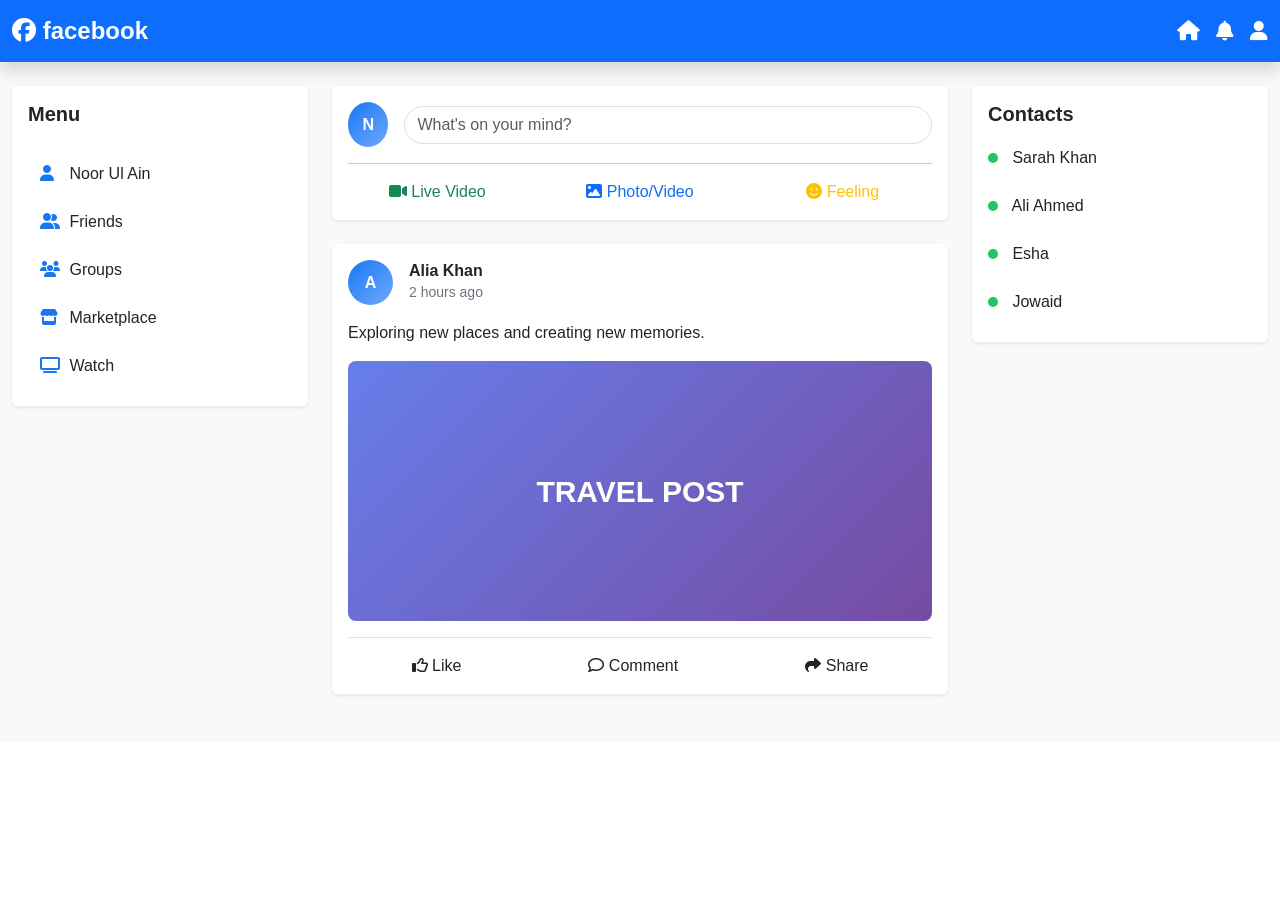
<file: Facebook/index.html>
<!DOCTYPE html>
<html lang="en">
<head>
    <meta charset="UTF-8">
    <meta name="viewport" content="width=device-width, initial-scale=1.0">
    <title>Facebook Home</title>
    <link href="https://cdn.jsdelivr.net/npm/bootstrap@5.3.3/dist/css/bootstrap.min.css" rel="stylesheet">
    <link rel="stylesheet" href="style.css">
    <link rel="stylesheet" href="https://cdnjs.cloudflare.com/ajax/libs/font-awesome/6.5.2/css/all.min.css">
</head>
<body>
    <nav class="navbar navbar-dark bg-primary sticky-top shadow">
        <div class="container-fluid">
            <a class="navbar-brand fw-bold fs-4" href="#">
                <i class="fa-brands fa-facebook"></i> facebook
            </a>
            <div class="d-flex gap-3 text-white">
                <i class="fa-solid fa-house fs-5"></i>
                <i class="fa-solid fa-bell fs-5"></i>
                <i class="fa-solid fa-user fs-5"></i>
            </div>
        </div>
    </nav>

    <div class="container-fluid bg-light py-4">
        <div class="row g-4">
            <aside class="col-lg-3">
                <div class="card shadow-sm border-0">
                    <div class="card-body">
                        <h5 class="fw-bold mb-4">Menu</h5>
                        <div class="menu-item"><i class="fa-solid fa-user"></i> Noor Ul Ain</div>
                        <div class="menu-item"><i class="fa-solid fa-user-group"></i> Friends</div>
                        <div class="menu-item"><i class="fa-solid fa-users"></i> Groups</div>
                        <div class="menu-item"><i class="fa-solid fa-store"></i> Marketplace</div>
                        <div class="menu-item"><i class="fa-solid fa-tv"></i> Watch</div>
                    </div>
                </div>
            </aside>

            <main class="col-lg-6">
                <div class="card shadow-sm border-0 mb-4">
                    <div class="card-body">
                        <div class="d-flex gap-3 align-items-center">
                            <div class="profile-circle">N</div>
                            <input type="text" class="form-control rounded-pill" placeholder="What's on your mind?">
                        </div>
                        <hr>
                        <div class="row text-center">
                            <div class="col text-success">
                                <i class="fa-solid fa-video"></i> Live Video
                            </div>
                            <div class="col text-primary">
                                <i class="fa-solid fa-image"></i> Photo/Video
                            </div>
                            <div class="col text-warning">
                                <i class="fa-solid fa-face-smile"></i> Feeling
                            </div>
                        </div>
                    </div>
                </div>

                <div class="card shadow-sm border-0 mb-4">
                    <div class="card-body">
                        <div class="d-flex gap-3 align-items-center mb-3">
                            <div class="profile-circle">A</div>
                            <div>
                                <h6 class="mb-0 fw-bold">Alia Khan</h6>
                                <small class="text-secondary">2 hours ago</small>
                            </div>
                        </div>
                        <p>Exploring new places and creating new memories.</p>
                        <div class="post-image">TRAVEL POST</div>
                        <div class="d-flex justify-content-around border-top pt-3 mt-3">
                            <span><i class="fa-regular fa-thumbs-up"></i> Like</span>
                            <span><i class="fa-regular fa-comment"></i> Comment</span>
                            <span><i class="fa-solid fa-share"></i> Share</span>
                        </div>
                    </div>
                </div>
            </main>

            <aside class="col-lg-3">
                <div class="card shadow-sm border-0">
                    <div class="card-body">
                        <h5 class="fw-bold">Contacts</h5>
                        <div class="contact"><span class="online"></span> Sarah Khan</div>
                        <div class="contact"><span class="online"></span> Ali Ahmed</div>
                        <div class="contact"><span class="online"></span> Esha</div>
                        <div class="contact"><span class="online"></span> Jowaid</div>
                    </div>
                </div>
            </aside>
        </div>
    </div>
</body>
</html>
</file>
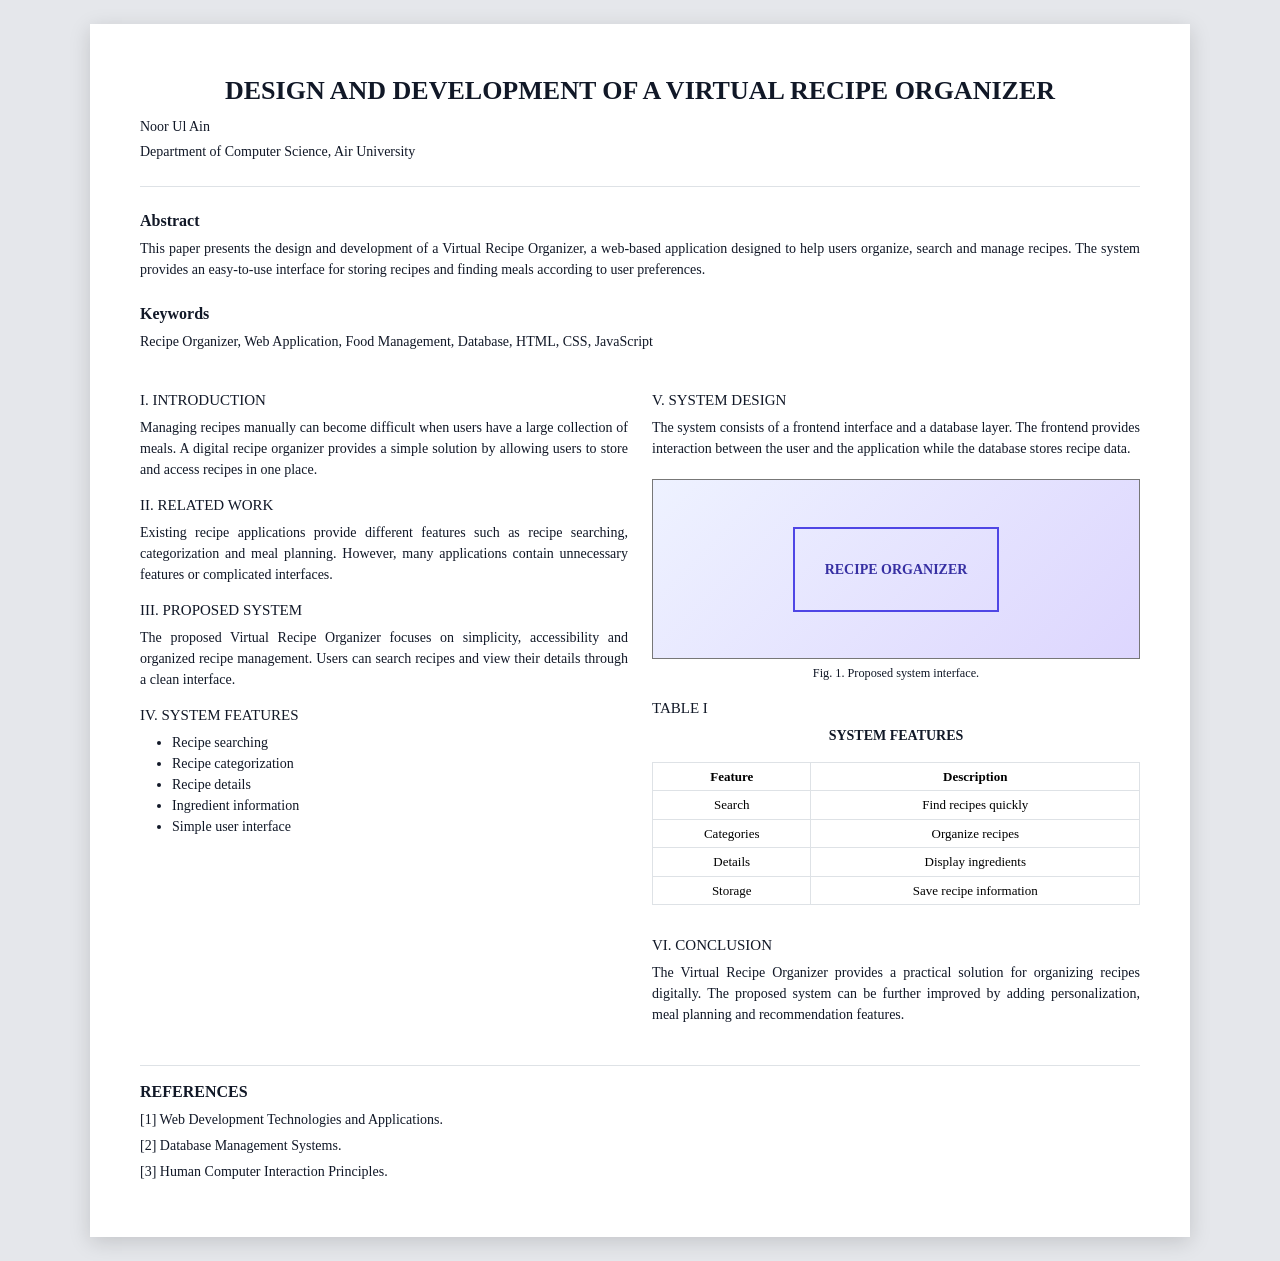
<file: IEEE Paper/index.html>
<!DOCTYPE html>
<html lang="en">
<head>
    <meta charset="UTF-8">
    <meta name="viewport" content="width=device-width, initial-scale=1.0">
    <title>IEEE Paper</title>
    <link href="https://cdn.jsdelivr.net/npm/bootstrap@5.3.3/dist/css/bootstrap.min.css" rel="stylesheet">
    <link rel="stylesheet" href="style.css">
</head>
<body>
    <div class="container paper my-4">
        <header class="text-center border-bottom pb-4 mb-4">
            <h1 class="fw-bold">DESIGN AND DEVELOPMENT OF A VIRTUAL RECIPE ORGANIZER</h1>
            <p class="mb-1">Noor Ul Ain</p>
            <p class="mb-0">Department of Computer Science, Air University</p>
        </header>

        <section class="mb-4">
            <h6 class="fw-bold">Abstract</h6>
            <p>
                This paper presents the design and development of a Virtual Recipe
                Organizer, a web-based application designed to help users organize,
                search and manage recipes. The system provides an easy-to-use
                interface for storing recipes and finding meals according to user
                preferences.
            </p>
        </section>

        <section class="mb-4">
            <h6 class="fw-bold">Keywords</h6>
            <p>Recipe Organizer, Web Application, Food Management, Database, HTML, CSS, JavaScript</p>
        </section>

        <div class="row g-4">
            <div class="col-md-6">
                <section>
                    <h6 class="section-heading">I. INTRODUCTION</h6>
                    <p>
                        Managing recipes manually can become difficult when users
                        have a large collection of meals. A digital recipe organizer
                        provides a simple solution by allowing users to store and
                        access recipes in one place.
                    </p>
                </section>

                <section>
                    <h6 class="section-heading">II. RELATED WORK</h6>
                    <p>
                        Existing recipe applications provide different features such
                        as recipe searching, categorization and meal planning.
                        However, many applications contain unnecessary features or
                        complicated interfaces.
                    </p>
                </section>

                <section>
                    <h6 class="section-heading">III. PROPOSED SYSTEM</h6>
                    <p>
                        The proposed Virtual Recipe Organizer focuses on simplicity,
                        accessibility and organized recipe management. Users can
                        search recipes and view their details through a clean interface.
                    </p>
                </section>

                <section>
                    <h6 class="section-heading">IV. SYSTEM FEATURES</h6>
                    <ul>
                        <li>Recipe searching</li>
                        <li>Recipe categorization</li>
                        <li>Recipe details</li>
                        <li>Ingredient information</li>
                        <li>Simple user interface</li>
                    </ul>
                </section>
            </div>

            <div class="col-md-6">
                <section>
                    <h6 class="section-heading">V. SYSTEM DESIGN</h6>
                    <p>
                        The system consists of a frontend interface and a database
                        layer. The frontend provides interaction between the user
                        and the application while the database stores recipe data.
                    </p>

                    <div class="figure-box">
                        <div class="figure-icon">RECIPE ORGANIZER</div>
                    </div>
                    <p class="text-center small">Fig. 1. Proposed system interface.</p>
                </section>

                <section>
                    <h6 class="section-heading">TABLE I</h6>
                    <p class="text-center fw-bold">SYSTEM FEATURES</p>
                    <div class="table-responsive">
                        <table class="table table-bordered table-sm text-center">
                            <thead>
                                <tr>
                                    <th>Feature</th>
                                    <th>Description</th>
                                </tr>
                            </thead>
                            <tbody>
                                <tr>
                                    <td>Search</td>
                                    <td>Find recipes quickly</td>
                                </tr>
                                <tr>
                                    <td>Categories</td>
                                    <td>Organize recipes</td>
                                </tr>
                                <tr>
                                    <td>Details</td>
                                    <td>Display ingredients</td>
                                </tr>
                                <tr>
                                    <td>Storage</td>
                                    <td>Save recipe information</td>
                                </tr>
                            </tbody>
                        </table>
                    </div>
                </section>

                <section>
                    <h6 class="section-heading">VI. CONCLUSION</h6>
                    <p>
                        The Virtual Recipe Organizer provides a practical solution
                        for organizing recipes digitally. The proposed system can
                        be further improved by adding personalization, meal planning
                        and recommendation features.
                    </p>
                </section>
            </div>
        </div>

        <section class="references border-top pt-3 mt-4">
            <h6 class="fw-bold">REFERENCES</h6>
            <p>[1] Web Development Technologies and Applications.</p>
            <p>[2] Database Management Systems.</p>
            <p>[3] Human Computer Interaction Principles.</p>
        </section>
    </div>
</body>
</html>
</file>
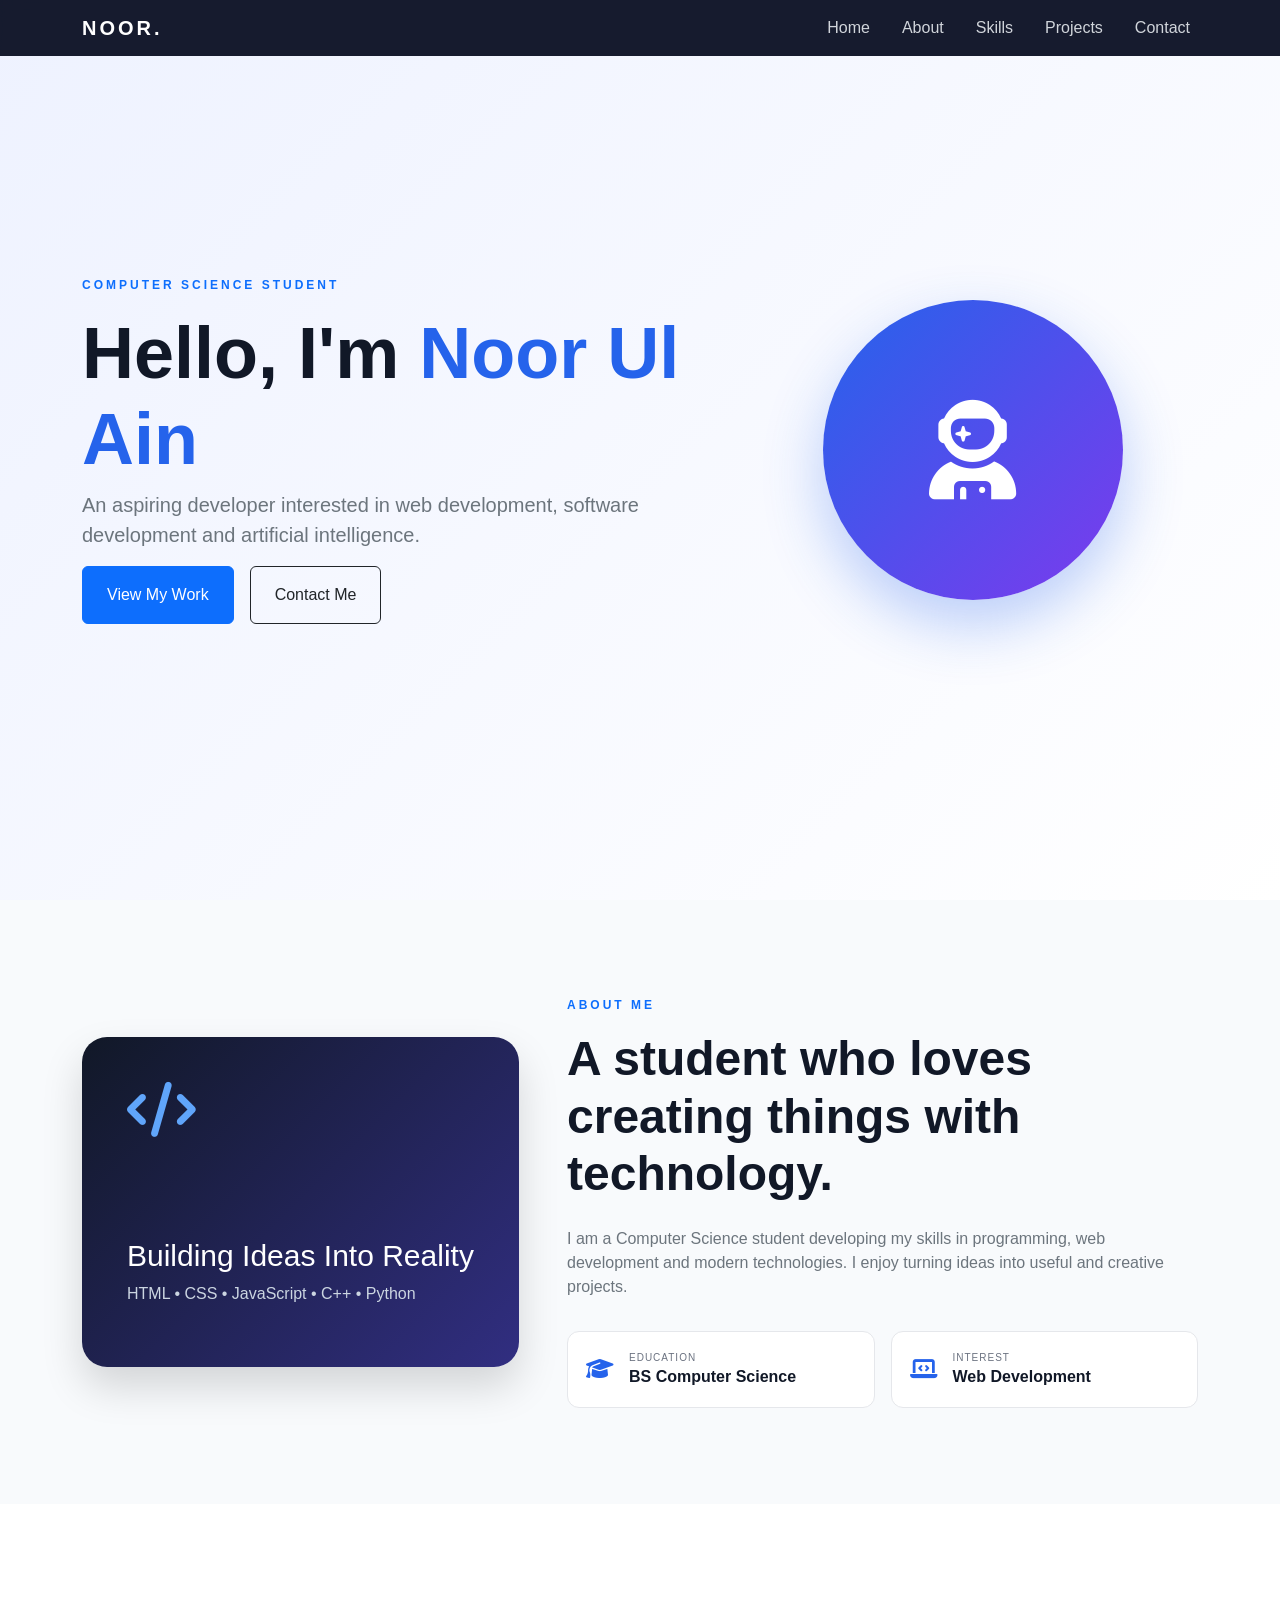
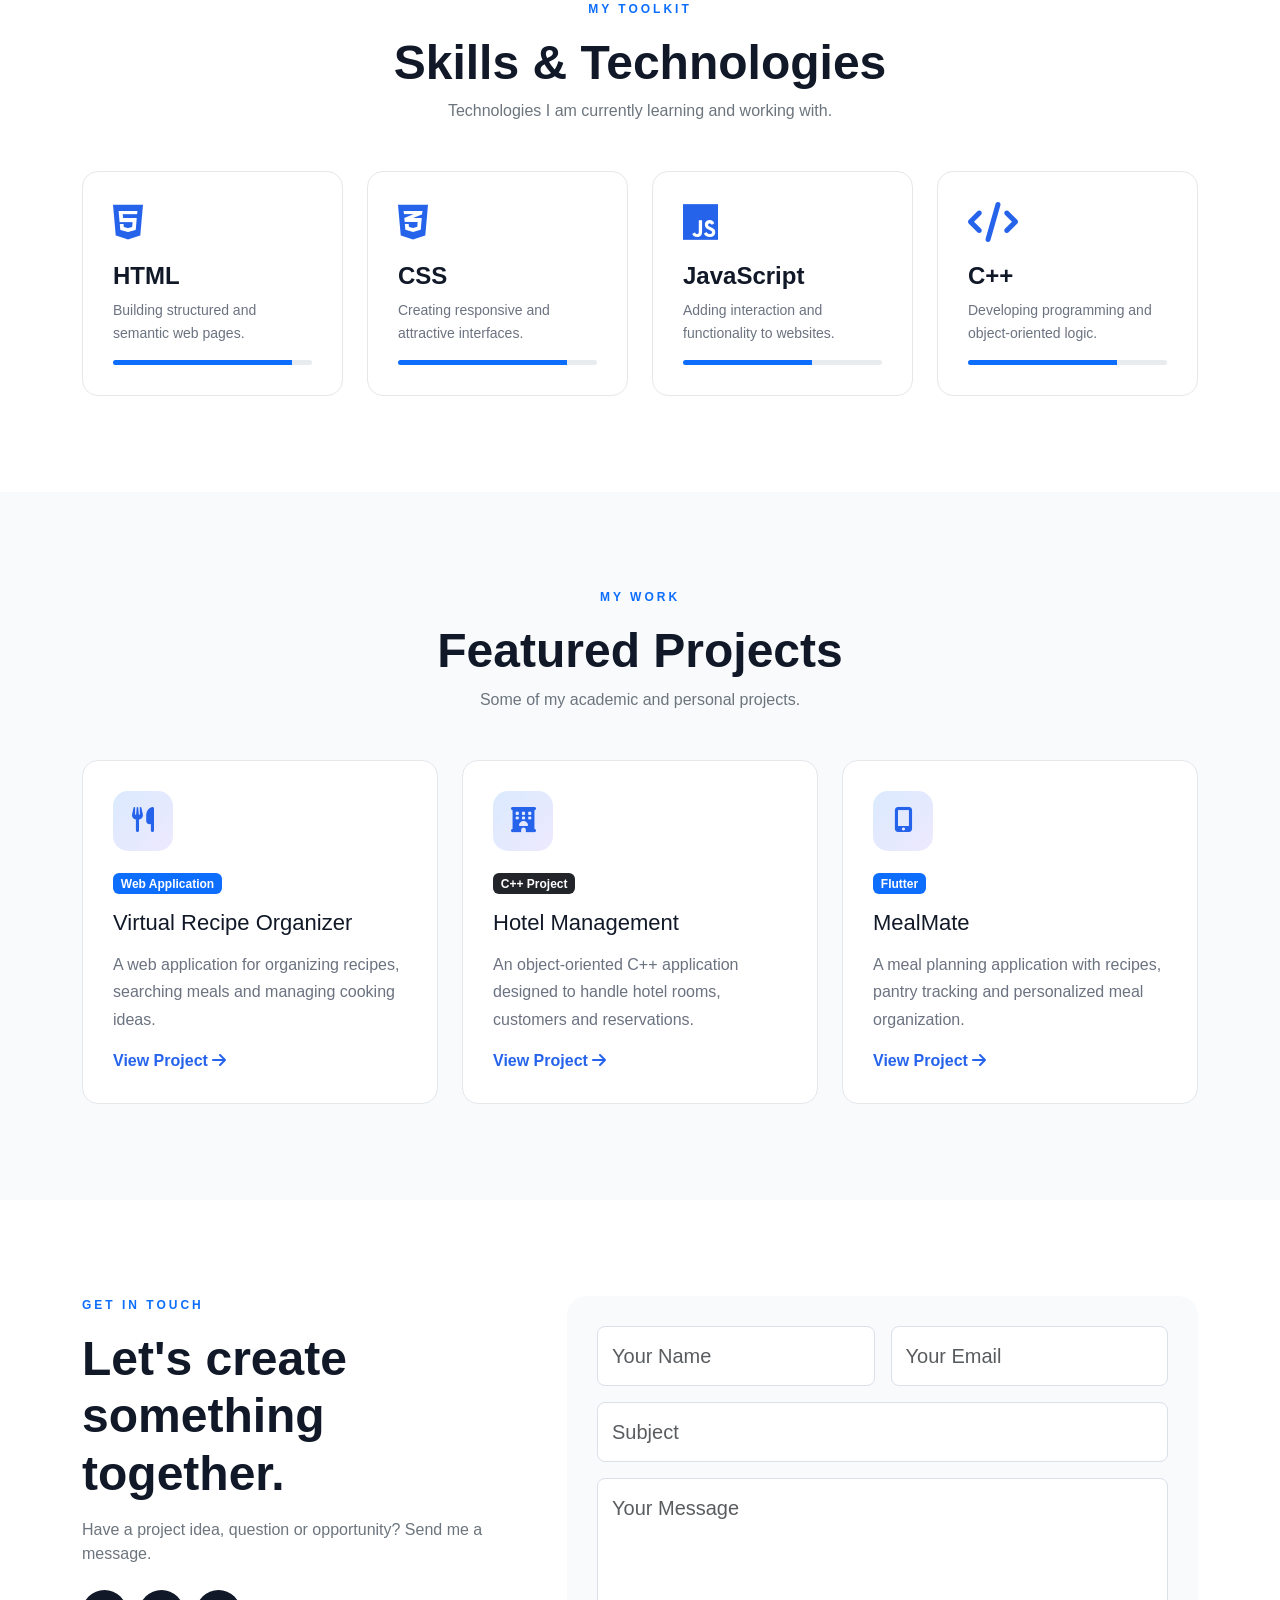
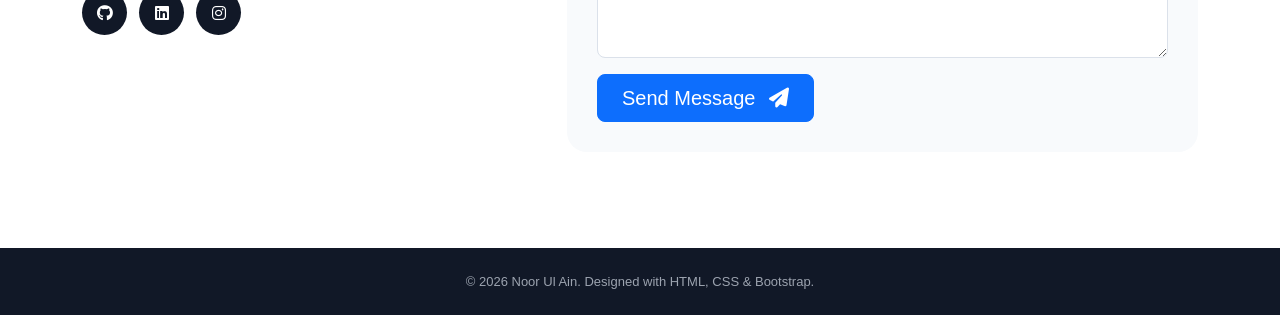
<file: Portfolio/index.html>
<!DOCTYPE html>
<html lang="en">
<head>
    <meta charset="UTF-8">
    <meta name="viewport" content="width=device-width, initial-scale=1.0">
    <title>Noor Ul Ain Portfolio</title>
    <link href="https://cdn.jsdelivr.net/npm/bootstrap@5.3.3/dist/css/bootstrap.min.css" rel="stylesheet">
    <link rel="stylesheet" href="style.css">
    <link rel="stylesheet" href="https://cdnjs.cloudflare.com/ajax/libs/font-awesome/6.5.2/css/all.min.css">
</head>
<body>
    <nav class="navbar navbar-expand-lg navbar-dark fixed-top">
        <div class="container">
            <a class="navbar-brand fw-bold" href="#">NOOR.</a>
            <button class="navbar-toggler" type="button" data-bs-toggle="collapse" data-bs-target="#menu">
                <i class="fa-solid fa-bars"></i>
            </button>
            <div class="collapse navbar-collapse" id="menu">
                <ul class="navbar-nav ms-auto gap-lg-3">
                    <li class="nav-item"><a class="nav-link" href="#home">Home</a></li>
                    <li class="nav-item"><a class="nav-link" href="#about">About</a></li>
                    <li class="nav-item"><a class="nav-link" href="#skills">Skills</a></li>
                    <li class="nav-item"><a class="nav-link" href="#projects">Projects</a></li>
                    <li class="nav-item"><a class="nav-link" href="#contact">Contact</a></li>
                </ul>
            </div>
        </div>
    </nav>

    <section id="home" class="hero">
        <div class="container">
            <div class="row align-items-center min-vh-100">
                <div class="col-lg-7">
                    <p class="text-primary fw-bold letter-spacing">COMPUTER SCIENCE STUDENT</p>
                    <h1 class="display-2 fw-bold">Hello, I'm <span>Noor Ul Ain</span></h1>
                    <p class="lead text-secondary">
                        An aspiring developer interested in web development,
                        software development and artificial intelligence.
                    </p>
                    <div class="d-flex flex-wrap gap-3">
                        <a href="#projects" class="btn btn-primary px-4 py-3">View My Work</a>
                        <a href="#contact" class="btn btn-outline-dark px-4 py-3">Contact Me</a>
                    </div>
                </div>
                <div class="col-lg-5 text-center mt-5 mt-lg-0">
                    <div class="profile-box">
                        <i class="fa-solid fa-user-astronaut"></i>
                    </div>
                </div>
            </div>
        </div>
    </section>

    <section id="about" class="py-5 section-light">
        <div class="container py-5">
            <div class="row align-items-center g-5">
                <div class="col-lg-5">
                    <div class="about-card">
                        <i class="fa-solid fa-code"></i>
                        <h2>Building Ideas Into Reality</h2>
                        <p>HTML • CSS • JavaScript • C++ • Python</p>
                    </div>
                </div>
                <div class="col-lg-7">
                    <p class="text-primary fw-bold letter-spacing">ABOUT ME</p>
                    <h2 class="display-5 fw-bold mb-4">A student who loves creating things with technology.</h2>
                    <p class="text-secondary">
                        I am a Computer Science student developing my skills in
                        programming, web development and modern technologies.
                        I enjoy turning ideas into useful and creative projects.
                    </p>
                    <div class="row g-3 mt-3">
                        <div class="col-sm-6">
                            <div class="info-box">
                                <i class="fa-solid fa-graduation-cap"></i>
                                <div>
                                    <small>EDUCATION</small>
                                    <strong>BS Computer Science</strong>
                                </div>
                            </div>
                        </div>
                        <div class="col-sm-6">
                            <div class="info-box">
                                <i class="fa-solid fa-laptop-code"></i>
                                <div>
                                    <small>INTEREST</small>
                                    <strong>Web Development</strong>
                                </div>
                            </div>
                        </div>
                    </div>
                </div>
            </div>
        </div>
    </section>

    <section id="skills" class="py-5">
        <div class="container py-5">
            <div class="text-center mb-5">
                <p class="text-primary fw-bold letter-spacing">MY TOOLKIT</p>
                <h2 class="display-5 fw-bold">Skills & Technologies</h2>
                <p class="text-secondary">Technologies I am currently learning and working with.</p>
            </div>
            <div class="row g-4">
                <div class="col-md-6 col-lg-3">
                    <div class="skill-card">
                        <i class="fa-brands fa-html5"></i>
                        <h4>HTML</h4>
                        <p>Building structured and semantic web pages.</p>
                        <div class="progress">
                            <div class="progress-bar bg-primary" style="width: 90%"></div>
                        </div>
                    </div>
                </div>
                <div class="col-md-6 col-lg-3">
                    <div class="skill-card">
                        <i class="fa-brands fa-css3-alt"></i>
                        <h4>CSS</h4>
                        <p>Creating responsive and attractive interfaces.</p>
                        <div class="progress">
                            <div class="progress-bar bg-primary" style="width: 85%"></div>
                        </div>
                    </div>
                </div>
                <div class="col-md-6 col-lg-3">
                    <div class="skill-card">
                        <i class="fa-brands fa-js"></i>
                        <h4>JavaScript</h4>
                        <p>Adding interaction and functionality to websites.</p>
                        <div class="progress">
                            <div class="progress-bar bg-primary" style="width: 65%"></div>
                        </div>
                    </div>
                </div>
                <div class="col-md-6 col-lg-3">
                    <div class="skill-card">
                        <i class="fa-solid fa-code"></i>
                        <h4>C++</h4>
                        <p>Developing programming and object-oriented logic.</p>
                        <div class="progress">
                            <div class="progress-bar bg-primary" style="width: 75%"></div>
                        </div>
                    </div>
                </div>
            </div>
        </div>
    </section>

    <section id="projects" class="py-5 section-light">
        <div class="container py-5">
            <div class="text-center mb-5">
                <p class="text-primary fw-bold letter-spacing">MY WORK</p>
                <h2 class="display-5 fw-bold">Featured Projects</h2>
                <p class="text-secondary">Some of my academic and personal projects.</p>
            </div>
            <div class="row g-4">
                <div class="col-md-6 col-lg-4">
                    <div class="project-card h-100">
                        <div class="project-icon">
                            <i class="fa-solid fa-utensils"></i>
                        </div>
                        <span class="badge text-bg-primary mb-3">Web Application</span>
                        <h3>Virtual Recipe Organizer</h3>
                        <p>A web application for organizing recipes, searching meals and managing cooking ideas.</p>
                        <a href="#" class="project-link">View Project <i class="fa-solid fa-arrow-right"></i></a>
                    </div>
                </div>
                <div class="col-md-6 col-lg-4">
                    <div class="project-card h-100">
                        <div class="project-icon">
                            <i class="fa-solid fa-hotel"></i>
                        </div>
                        <span class="badge text-bg-dark mb-3">C++ Project</span>
                        <h3>Hotel Management</h3>
                        <p>An object-oriented C++ application designed to handle hotel rooms, customers and reservations.</p>
                        <a href="#" class="project-link">View Project <i class="fa-solid fa-arrow-right"></i></a>
                    </div>
                </div>
                <div class="col-md-6 col-lg-4">
                    <div class="project-card h-100">
                        <div class="project-icon">
                            <i class="fa-solid fa-mobile-screen-button"></i>
                        </div>
                        <span class="badge text-bg-primary mb-3">Flutter</span>
                        <h3>MealMate</h3>
                        <p>A meal planning application with recipes, pantry tracking and personalized meal organization.</p>
                        <a href="#" class="project-link">View Project <i class="fa-solid fa-arrow-right"></i></a>
                    </div>
                </div>
            </div>
        </div>
    </section>

    <section id="contact" class="py-5">
        <div class="container py-5">
            <div class="row g-5">
                <div class="col-lg-5">
                    <p class="text-primary fw-bold letter-spacing">GET IN TOUCH</p>
                    <h2 class="display-5 fw-bold">Let's create something together.</h2>
                    <p class="text-secondary mt-3">Have a project idea, question or opportunity? Send me a message.</p>
                    <div class="social-links mt-4">
                        <a href="#"><i class="fa-brands fa-github"></i></a>
                        <a href="#"><i class="fa-brands fa-linkedin"></i></a>
                        <a href="#"><i class="fa-brands fa-instagram"></i></a>
                    </div>
                </div>
                <div class="col-lg-7">
                    <form class="contact-form">
                        <div class="row g-3">
                            <div class="col-md-6">
                                <input type="text" class="form-control form-control-lg" placeholder="Your Name">
                            </div>
                            <div class="col-md-6">
                                <input type="email" class="form-control form-control-lg" placeholder="Your Email">
                            </div>
                            <div class="col-12">
                                <input type="text" class="form-control form-control-lg" placeholder="Subject">
                            </div>
                            <div class="col-12">
                                <textarea class="form-control form-control-lg" rows="5" placeholder="Your Message"></textarea>
                            </div>
                            <div class="col-12">
                                <button type="submit" class="btn btn-primary btn-lg px-4">
                                    Send Message
                                    <i class="fa-solid fa-paper-plane ms-2"></i>
                                </button>
                            </div>
                        </div>
                    </form>
                </div>
            </div>
        </div>
    </section>

    <footer class="py-4 text-center">
        <p class="mb-0">© 2026 Noor Ul Ain. Designed with HTML, CSS & Bootstrap.</p>
    </footer>

    <script src="https://cdn.jsdelivr.net/npm/bootstrap@5.3.3/dist/js/bootstrap.bundle.min.js"></script>
</body>
</html>
</file>
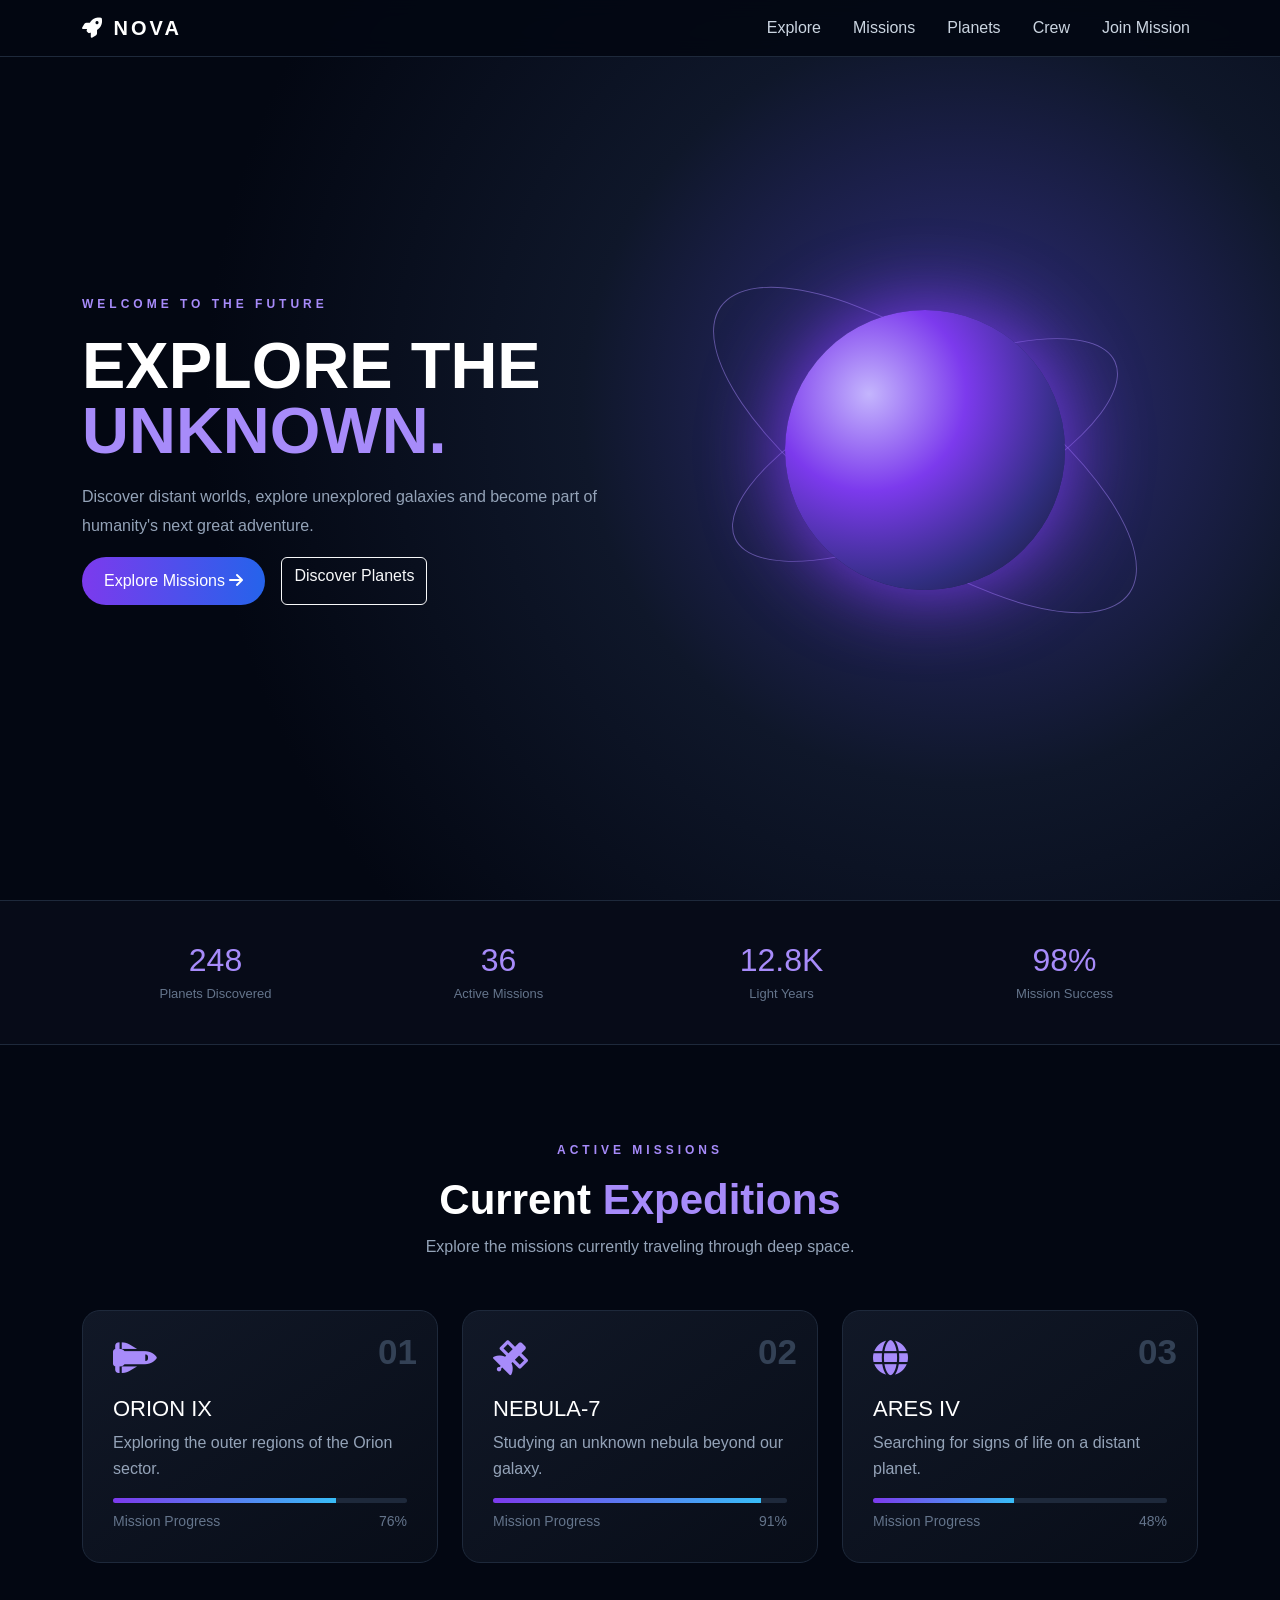
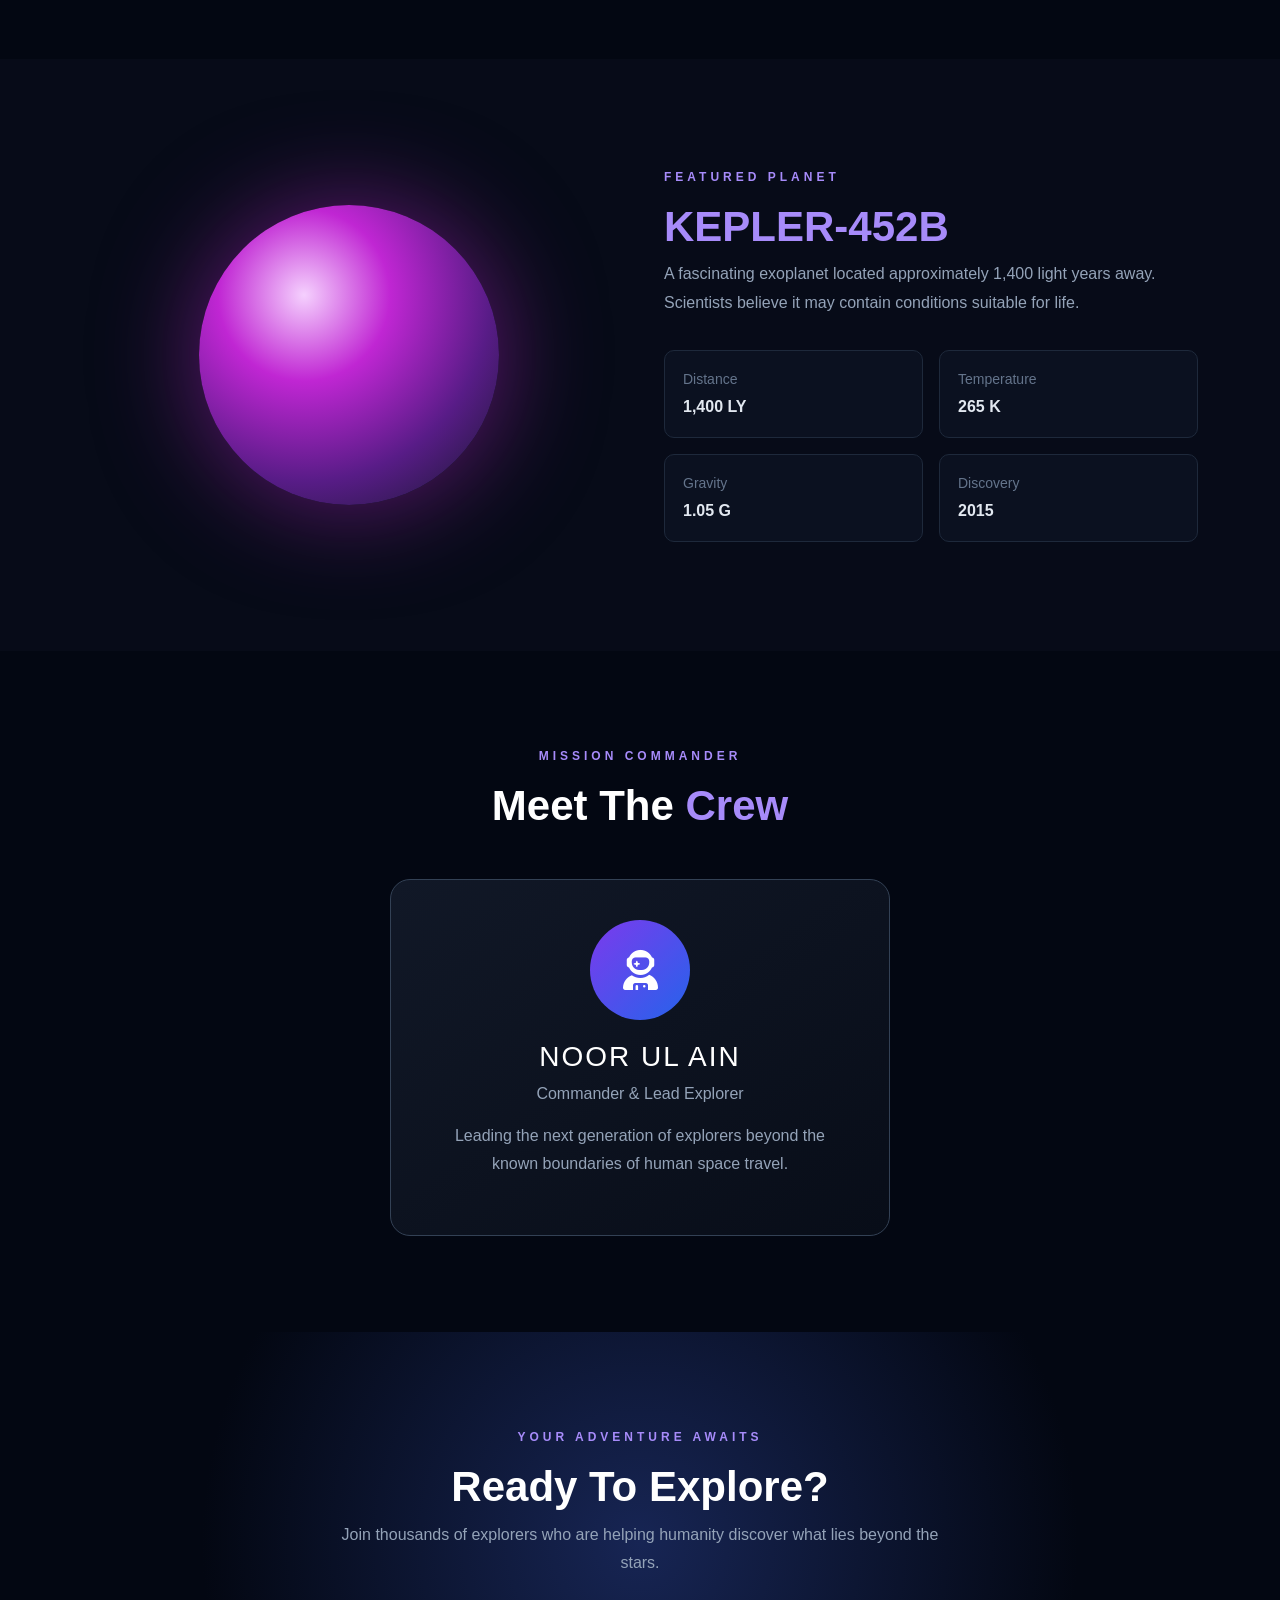
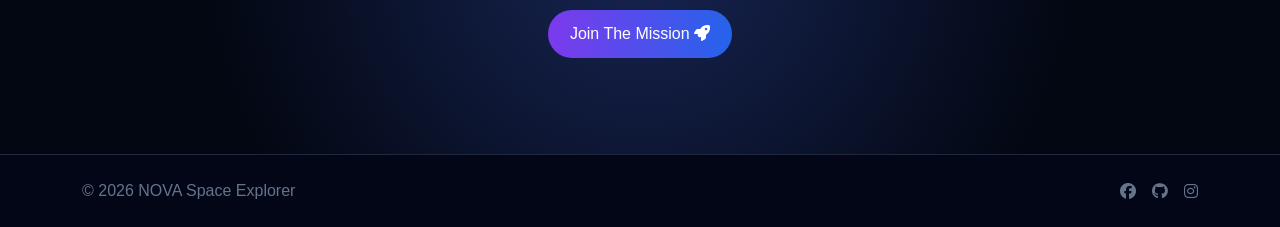
<file: Space Explorer/index.html>
<!DOCTYPE html>
<html lang="en">
<head>
    <meta charset="UTF-8">
    <meta name="viewport" content="width=device-width, initial-scale=1.0">
    <title>Nova Space Explorer</title>
    <link href="https://cdn.jsdelivr.net/npm/bootstrap@5.3.3/dist/css/bootstrap.min.css" rel="stylesheet">
    <link rel="stylesheet" href="style.css">
    <link rel="stylesheet" href="https://cdnjs.cloudflare.com/ajax/libs/font-awesome/6.5.2/css/all.min.css">
</head>
<body>

<nav class="navbar navbar-expand-lg navbar-dark fixed-top">
    <div class="container">
        <a class="navbar-brand fw-bold" href="#">
            <i class="fa-solid fa-rocket"></i> NOVA
        </a>

        <button class="navbar-toggler" type="button" data-bs-toggle="collapse" data-bs-target="#navMenu">
            <i class="fa-solid fa-bars"></i>
        </button>

        <div class="collapse navbar-collapse" id="navMenu">
            <ul class="navbar-nav ms-auto gap-lg-3">
                <li class="nav-item"><a class="nav-link" href="#explore">Explore</a></li>
                <li class="nav-item"><a class="nav-link" href="#missions">Missions</a></li>
                <li class="nav-item"><a class="nav-link" href="#planets">Planets</a></li>
                <li class="nav-item"><a class="nav-link" href="#crew">Crew</a></li>
                <li class="nav-item"><a class="nav-link" href="#join">Join Mission</a></li>
            </ul>
        </div>
    </div>
</nav>

<section class="hero-space" id="explore">
    <div class="container">
        <div class="row align-items-center min-vh-100">
            <div class="col-lg-6">
                <p class="space-label">WELCOME TO THE FUTURE</p>
                <h1>EXPLORE THE <span>UNKNOWN.</span></h1>
                <p class="hero-description">
                    Discover distant worlds, explore unexplored galaxies
                    and become part of humanity's next great adventure.
                </p>
                <div class="d-flex flex-wrap gap-3">
                    <a href="#missions" class="btn btn-space">
                        Explore Missions <i class="fa-solid fa-arrow-right"></i>
                    </a>
                    <a href="#planets" class="btn btn-outline-light">
                        Discover Planets
                    </a>
                </div>
            </div>

            <div class="col-lg-6 text-center mt-5 mt-lg-0">
                <div class="planet-container">
                    <div class="planet"></div>
                    <div class="orbit orbit-one"></div>
                    <div class="orbit orbit-two"></div>
                </div>
            </div>
        </div>
    </div>
</section>

<section class="stats-section">
    <div class="container">
        <div class="row g-3 text-center">
            <div class="col-6 col-lg-3">
                <div class="stat-box">
                    <h2>248</h2>
                    <p>Planets Discovered</p>
                </div>
            </div>
            <div class="col-6 col-lg-3">
                <div class="stat-box">
                    <h2>36</h2>
                    <p>Active Missions</p>
                </div>
            </div>
            <div class="col-6 col-lg-3">
                <div class="stat-box">
                    <h2>12.8K</h2>
                    <p>Light Years</p>
                </div>
            </div>
            <div class="col-6 col-lg-3">
                <div class="stat-box">
                    <h2>98%</h2>
                    <p>Mission Success</p>
                </div>
            </div>
        </div>
    </div>
</section>

<section class="missions py-5" id="missions">
    <div class="container py-5">
        <div class="text-center mb-5">
            <p class="space-label">ACTIVE MISSIONS</p>
            <h2>Current <span>Expeditions</span></h2>
            <p class="section-text">
                Explore the missions currently traveling through deep space.
            </p>
        </div>

        <div class="row g-4">
            <div class="col-md-6 col-lg-4">
                <div class="mission-card h-100">
                    <div class="mission-number">01</div>
                    <i class="fa-solid fa-shuttle-space mission-icon"></i>
                    <h3>ORION IX</h3>
                    <p>Exploring the outer regions of the Orion sector.</p>
                    <div class="progress">
                        <div class="progress-bar" style="width: 76%"></div>
                    </div>
                    <div class="d-flex justify-content-between mt-2">
                        <small>Mission Progress</small>
                        <small>76%</small>
                    </div>
                </div>
            </div>

            <div class="col-md-6 col-lg-4">
                <div class="mission-card h-100">
                    <div class="mission-number">02</div>
                    <i class="fa-solid fa-satellite mission-icon"></i>
                    <h3>NEBULA-7</h3>
                    <p>Studying an unknown nebula beyond our galaxy.</p>
                    <div class="progress">
                        <div class="progress-bar" style="width: 91%"></div>
                    </div>
                    <div class="d-flex justify-content-between mt-2">
                        <small>Mission Progress</small>
                        <small>91%</small>
                    </div>
                </div>
            </div>

            <div class="col-md-6 col-lg-4">
                <div class="mission-card h-100">
                    <div class="mission-number">03</div>
                    <i class="fa-solid fa-globe mission-icon"></i>
                    <h3>ARES IV</h3>
                    <p>Searching for signs of life on a distant planet.</p>
                    <div class="progress">
                        <div class="progress-bar" style="width: 48%"></div>
                    </div>
                    <div class="d-flex justify-content-between mt-2">
                        <small>Mission Progress</small>
                        <small>48%</small>
                    </div>
                </div>
            </div>
        </div>
    </div>
</section>

<section class="planet-section py-5" id="planets">
    <div class="container py-5">
        <div class="row align-items-center g-5">
            <div class="col-lg-6">
                <div class="planet-display">
                    <div class="big-planet"></div>
                </div>
            </div>

            <div class="col-lg-6">
                <p class="space-label">FEATURED PLANET</p>
                <h2>KEPLER-452B</h2>
                <p class="section-text">
                    A fascinating exoplanet located approximately 1,400
                    light years away. Scientists believe it may contain
                    conditions suitable for life.
                </p>

                <div class="row g-3 mt-3">
                    <div class="col-6">
                        <div class="planet-info">
                            <small>Distance</small>
                            <strong>1,400 LY</strong>
                        </div>
                    </div>
                    <div class="col-6">
                        <div class="planet-info">
                            <small>Temperature</small>
                            <strong>265 K</strong>
                        </div>
                    </div>
                    <div class="col-6">
                        <div class="planet-info">
                            <small>Gravity</small>
                            <strong>1.05 G</strong>
                        </div>
                    </div>
                    <div class="col-6">
                        <div class="planet-info">
                            <small>Discovery</small>
                            <strong>2015</strong>
                        </div>
                    </div>
                </div>
            </div>
        </div>
    </div>
</section>

<section class="crew py-5" id="crew">
    <div class="container py-5 text-center">
        <p class="space-label">MISSION COMMANDER</p>
        <h2>Meet The <span>Crew</span></h2>

        <div class="commander-card mx-auto mt-5">
            <div class="commander-icon">
                <i class="fa-solid fa-user-astronaut"></i>
            </div>
            <h3>NOOR UL AIN</h3>
            <p>Commander & Lead Explorer</p>
            <p class="section-text">
                Leading the next generation of explorers beyond the known
                boundaries of human space travel.
            </p>
        </div>
    </div>
</section>

<section class="join py-5" id="join">
    <div class="container py-5 text-center">
        <p class="space-label">YOUR ADVENTURE AWAITS</p>
        <h2>Ready To Explore?</h2>
        <p class="section-text mx-auto">
            Join thousands of explorers who are helping humanity discover
            what lies beyond the stars.
        </p>
        <button class="btn btn-space mt-3">
            Join The Mission <i class="fa-solid fa-rocket"></i>
        </button>
    </div>
</section>

<footer class="py-4">
    <div class="container d-flex justify-content-between align-items-center">
        <p class="mb-0">© 2026 NOVA Space Explorer</p>
        <div class="d-flex gap-3">
            <i class="fa-brands fa-facebook"></i>
            <i class="fa-brands fa-github"></i>
            <i class="fa-brands fa-instagram"></i>
        </div>
    </div>
</footer>

<script src="https://cdn.jsdelivr.net/npm/bootstrap@5.3.3/dist/js/bootstrap.bundle.min.js"></script>
</body>
</html>
</file>
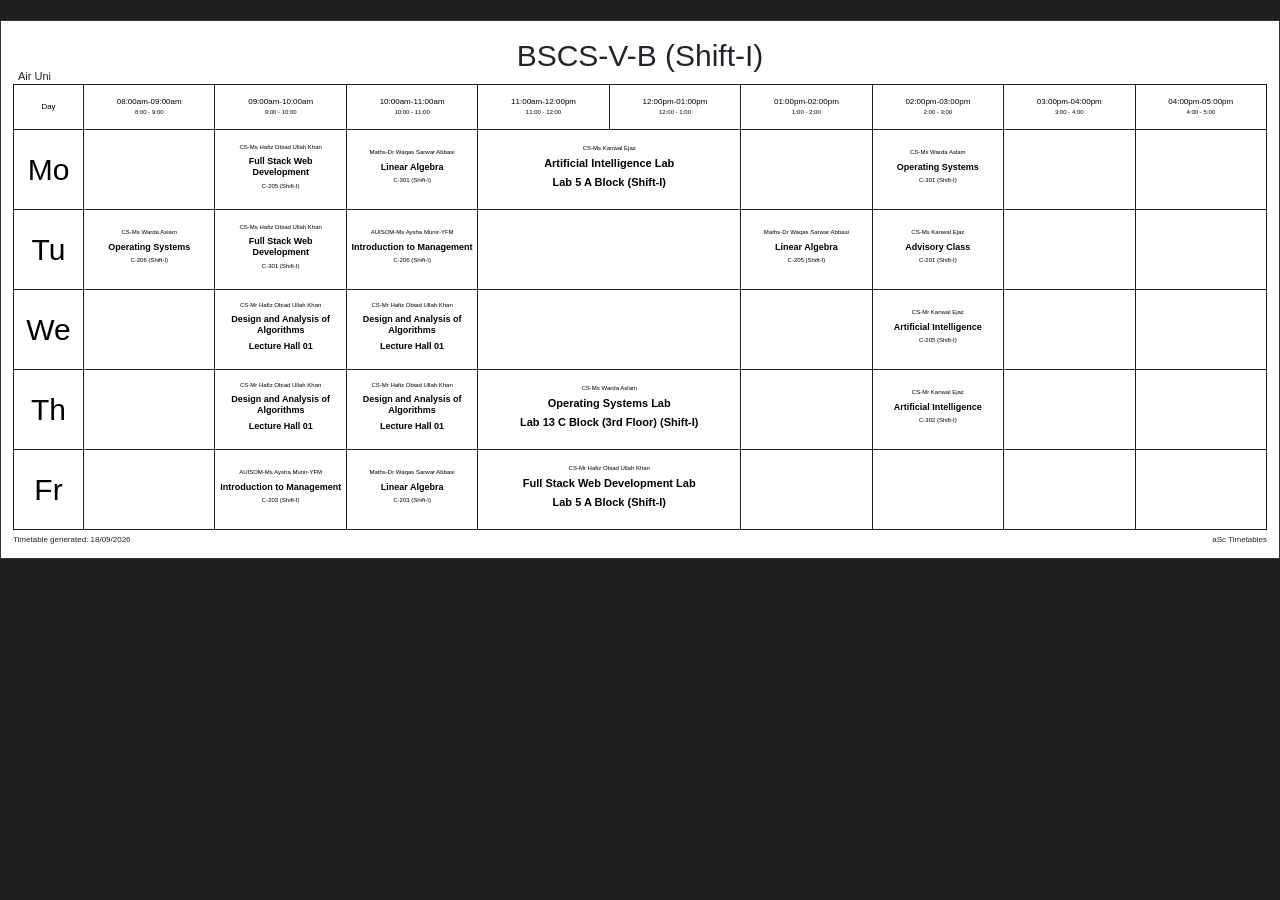
<file: Timetable/index.html>
<!DOCTYPE html>
<html lang="en">
<head>
    <meta charset="UTF-8">
    <meta name="viewport" content="width=device-width, initial-scale=1.0">
    <title>BSCS-V-B Timetable</title>
    <link href="https://cdn.jsdelivr.net/npm/bootstrap@5.3.3/dist/css/bootstrap.min.css" rel="stylesheet">
    <link rel="stylesheet" href="style.css">
</head>
<body>
    <div class="container-fluid timetable-wrapper">
        <div class="timetable-header">
            <h1>BSCS-V-B (Shift-I)</h1>
            <div class="university">Air Uni</div>
        </div>
        <div class="table-responsive">
            <table class="table table-bordered timetable">
                <thead>
                    <tr>
                        <th class="day-heading">Day</th>
                        <th>08:00am-09:00am<br><small>8:00 - 9:00</small></th>
                        <th>09:00am-10:00am<br><small>9:00 - 10:00</small></th>
                        <th>10:00am-11:00am<br><small>10:00 - 11:00</small></th>
                        <th>11:00am-12:00pm<br><small>11:00 - 12:00</small></th>
                        <th>12:00pm-01:00pm<br><small>12:00 - 1:00</small></th>
                        <th>01:00pm-02:00pm<br><small>1:00 - 2:00</small></th>
                        <th>02:00pm-03:00pm<br><small>2:00 - 3:00</small></th>
                        <th>03:00pm-04:00pm<br><small>3:00 - 4:00</small></th>
                        <th>04:00pm-05:00pm<br><small>4:00 - 5:00</small></th>
                    </tr>
                </thead>
                <tbody>
                    <tr>
                        <th class="day">Mo</th>
                        <td></td>
                        <td>
                            <small>CS-Ms Hafiz Obiad Ullah Khan</small>
                            <strong>Full Stack Web Development</strong>
                            <small>C-205 (Shift-I)</small>
                        </td>
                        <td>
                            <small>Maths-Dr Waqas Sarwar Abbasi</small>
                            <strong>Linear Algebra</strong>
                            <small>C-301 (Shift-I)</small>
                        </td>
                        <td colspan="2" class="lab-cell">
                            <small>CS-Ms Kanwal Ejaz</small>
                            <strong>Artificial Intelligence Lab</strong>
                            <strong>Lab 5 A Block (Shift-I)</strong>
                        </td>
                        <td></td>
                        <td>
                            <small>CS-Ms Warda Aslam</small>
                            <strong>Operating Systems</strong>
                            <small>C-301 (Shift-I)</small>
                        </td>
                        <td></td>
                        <td></td>
                    </tr>

                    <tr>
                        <th class="day">Tu</th>
                        <td>
                            <small>CS-Ms Warda Aslam</small>
                            <strong>Operating Systems</strong>
                            <small>C-206 (Shift-I)</small>
                        </td>
                        <td>
                            <small>CS-Ms Hafiz Obiad Ullah Khan</small>
                            <strong>Full Stack Web Development</strong>
                            <small>C-301 (Shift-I)</small>
                        </td>
                        <td>
                            <small>AUISOM-Ms Aysha Munir-YFM</small>
                            <strong>Introduction to Management</strong>
                            <small>C-206 (Shift-I)</small>
                        </td>
                        <td colspan="2"></td>
                        <td>
                            <small>Maths-Dr Waqas Sarwar Abbasi</small>
                            <strong>Linear Algebra</strong>
                            <small>C-205 (Shift-I)</small>
                        </td>
                        <td>
                            <small>CS-Ms Kanwal Ejaz</small>
                            <strong>Advisory Class</strong>
                            <small>C-201 (Shift-I)</small>
                        </td>
                        <td></td>
                        <td></td>
                    </tr>

                    <tr>
                        <th class="day">We</th>
                        <td></td>
                        <td>
                            <small>CS-Mr Hafiz Obiad Ullah Khan</small>
                            <strong>Design and Analysis of Algorithms</strong>
                            <strong>Lecture Hall 01</strong>
                        </td>
                        <td>
                            <small>CS-Mr Hafiz Obiad Ullah Khan</small>
                            <strong>Design and Analysis of Algorithms</strong>
                            <strong>Lecture Hall 01</strong>
                        </td>
                        <td colspan="2"></td>
                        <td></td>
                        <td>
                            <small>CS-Mr Kanwal Ejaz</small>
                            <strong>Artificial Intelligence</strong>
                            <small>C-205 (Shift-I)</small>
                        </td>
                        <td></td>
                        <td></td>
                    </tr>

                    <tr>
                        <th class="day">Th</th>
                        <td></td>
                        <td>
                            <small>CS-Mr Hafiz Obiad Ullah Khan</small>
                            <strong>Design and Analysis of Algorithms</strong>
                            <strong>Lecture Hall 01</strong>
                        </td>
                        <td>
                            <small>CS-Mr Hafiz Obiad Ullah Khan</small>
                            <strong>Design and Analysis of Algorithms</strong>
                            <strong>Lecture Hall 01</strong>
                        </td>
                        <td colspan="2" class="lab-cell">
                            <small>CS-Ms Warda Aslam</small>
                            <strong>Operating Systems Lab</strong>
                            <strong>Lab 13 C Block (3rd Floor) (Shift-I)</strong>
                        </td>
                        <td></td>
                        <td>
                            <small>CS-Mr Kanwal Ejaz</small>
                            <strong>Artificial Intelligence</strong>
                            <small>C-302 (Shift-I)</small>
                        </td>
                        <td></td>
                        <td></td>
                    </tr>

                    <tr>
                        <th class="day">Fr</th>
                        <td></td>
                        <td>
                            <small>AUISOM-Ms Aysha Munir-YFM</small>
                            <strong>Introduction to Management</strong>
                            <small>C-203 (Shift-I)</small>
                        </td>
                        <td>
                            <small>Maths-Dr Waqas Sarwar Abbasi</small>
                            <strong>Linear Algebra</strong>
                            <small>C-203 (Shift-I)</small>
                        </td>
                        <td colspan="2" class="lab-cell">
                            <small>CS-Mr Hafiz Obiad Ullah Khan</small>
                            <strong>Full Stack Web Development Lab</strong>
                            <strong>Lab 5 A Block (Shift-I)</strong>
                        </td>
                        <td></td>
                        <td></td>
                        <td></td>
                        <td></td>
                    </tr>
                </tbody>
            </table>
        </div>
        <div class="footer-note">
            Timetable generated: 18/09/2026
            <span>aSc Timetables</span>
        </div>
    </div>
</body>
</html>
</file>
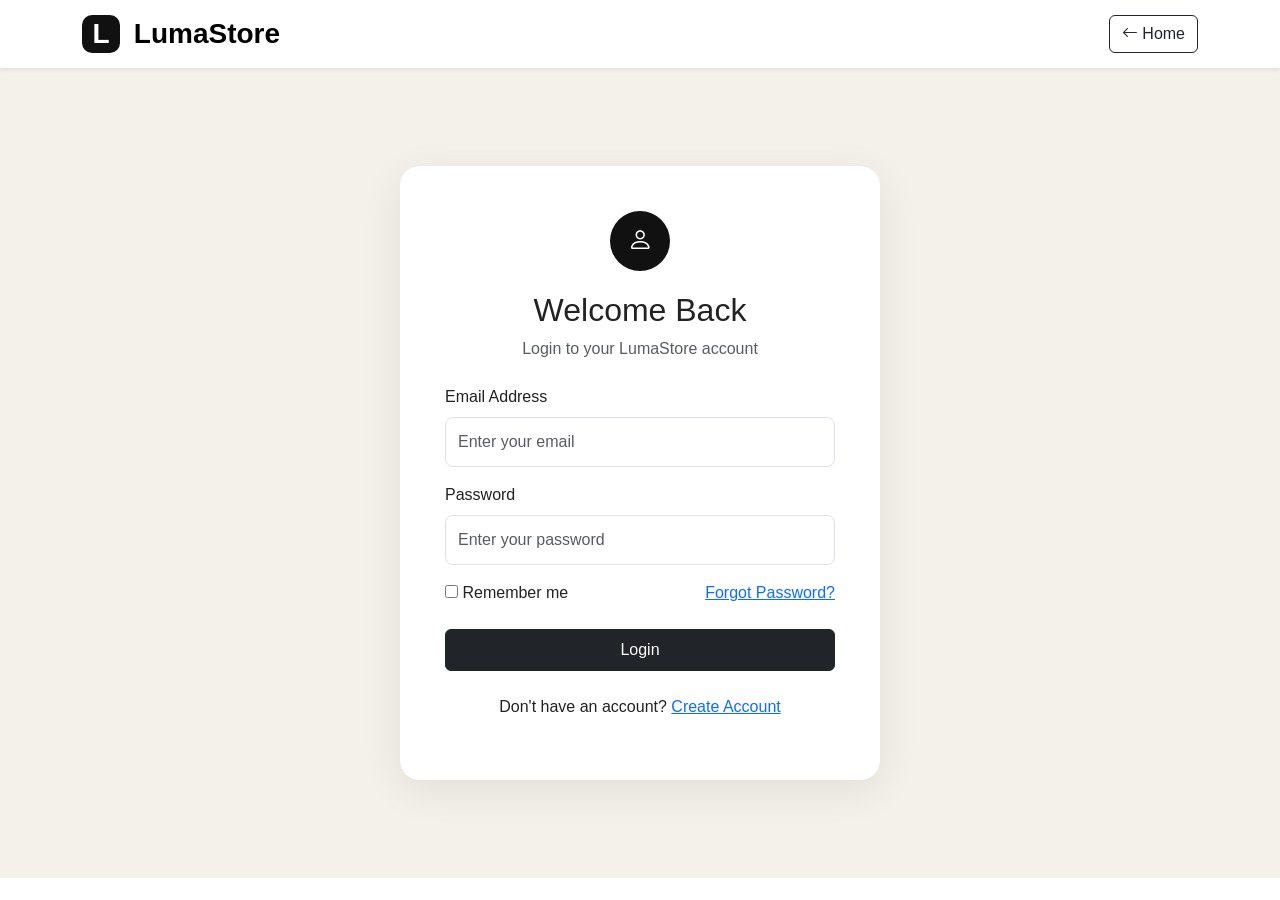
<file: LumaStore/login.html>
<!DOCTYPE html>
<html lang="en">
<head>
    <meta charset="UTF-8">
    <meta name="viewport" content="width=device-width, initial-scale=1.0">
    <title>LumaStore | Login</title>
    <link href="https://cdn.jsdelivr.net/npm/bootstrap@5.3.3/dist/css/bootstrap.min.css" rel="stylesheet">
    <link href="https://cdn.jsdelivr.net/npm/bootstrap-icons@1.11.3/font/bootstrap-icons.css" rel="stylesheet">
    <link rel="stylesheet" href="style.css">
</head>
<body>

<nav class="navbar navbar-light bg-white shadow-sm">
    <div class="container">
        <a class="navbar-brand fw-bold fs-3" href="index.html">
            <span class="logo-box">L</span> LumaStore
        </a>

        <a href="index.html" class="btn btn-outline-dark">
            <i class="bi bi-arrow-left"></i> Home
        </a>
    </div>
</nav>

<section class="auth-section">
    <div class="container">

        <div class="auth-card">

            <div class="text-center mb-4">
                <div class="auth-icon">
                    <i class="bi bi-person"></i>
                </div>

                <h2>Welcome Back</h2>
                <p class="text-muted">
                    Login to your LumaStore account
                </p>
            </div>

            <form>

                <div class="mb-3">
                    <label class="form-label">Email Address</label>
                    <input type="email" class="form-control" placeholder="Enter your email">
                </div>

                <div class="mb-3">
                    <label class="form-label">Password</label>
                    <input type="password" class="form-control" placeholder="Enter your password">
                </div>

                <div class="d-flex justify-content-between mb-4">
                    <div>
                        <input type="checkbox" id="remember">
                        <label for="remember">Remember me</label>
                    </div>

                    <a href="#">Forgot Password?</a>
                </div>

                <button type="submit" class="btn btn-dark w-100 py-2">
                    Login
                </button>

            </form>

            <p class="text-center mt-4">
                Don't have an account?
                <a href="signup.html">Create Account</a>
            </p>

        </div>

    </div>
</section>

</body>
</html>
</file>
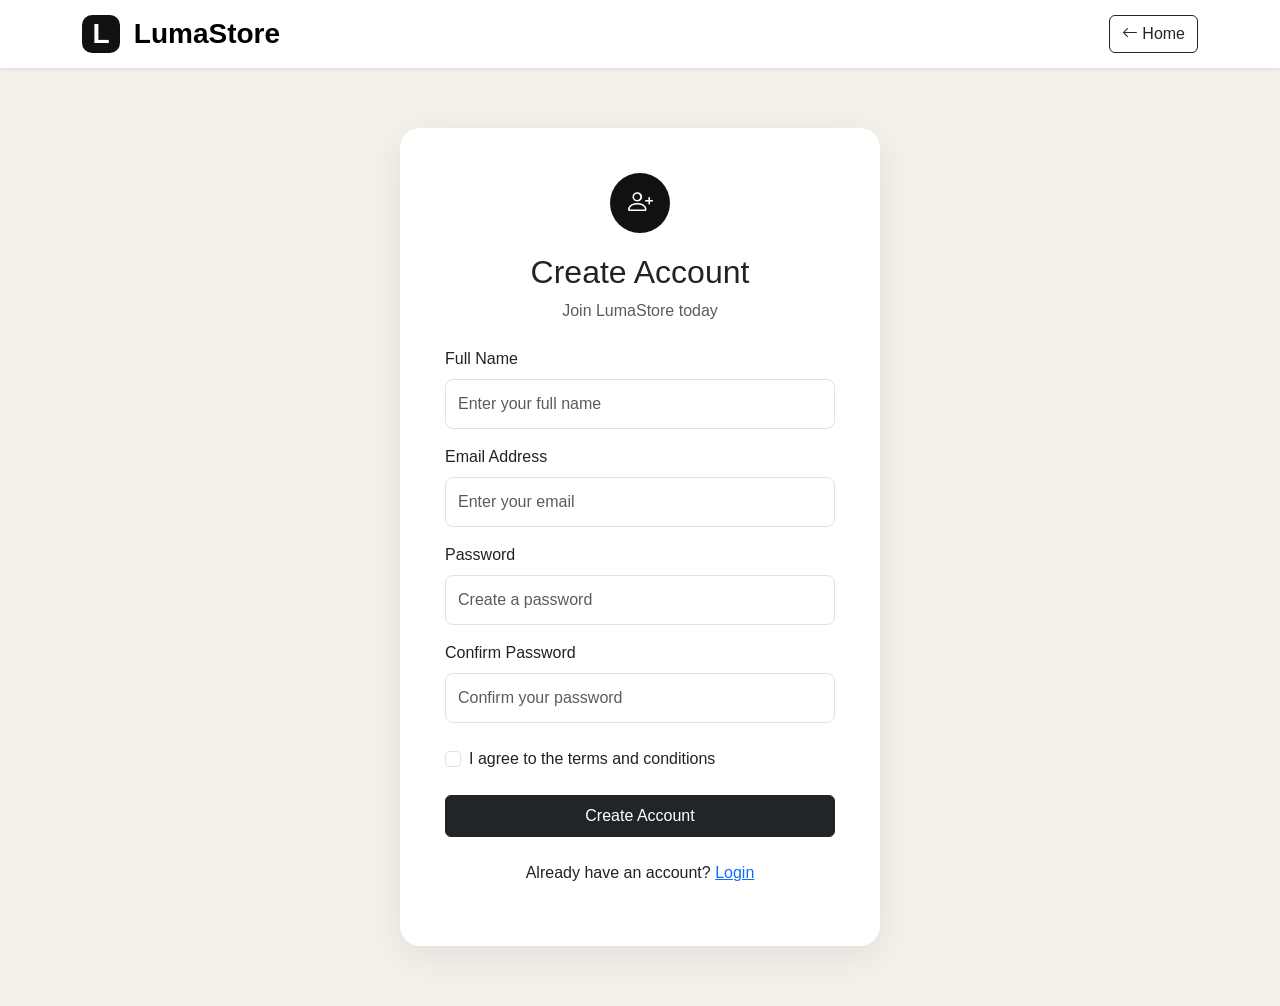
<file: LumaStore/signup.html>
<!DOCTYPE html>
<html lang="en">
<head>
    <meta charset="UTF-8">
    <meta name="viewport" content="width=device-width, initial-scale=1.0">
    <title>LumaStore | Sign Up</title>
    <link href="https://cdn.jsdelivr.net/npm/bootstrap@5.3.3/dist/css/bootstrap.min.css" rel="stylesheet">
    <link href="https://cdn.jsdelivr.net/npm/bootstrap-icons@1.11.3/font/bootstrap-icons.css" rel="stylesheet">
    <link rel="stylesheet" href="style.css">
</head>
<body>

<nav class="navbar navbar-light bg-white shadow-sm">
    <div class="container">
        <a class="navbar-brand fw-bold fs-3" href="index.html">
            <span class="logo-box">L</span> LumaStore
        </a>

        <a href="index.html" class="btn btn-outline-dark">
            <i class="bi bi-arrow-left"></i> Home
        </a>
    </div>
</nav>

<section class="auth-section">
    <div class="container">

        <div class="auth-card">

            <div class="text-center mb-4">
                <div class="auth-icon">
                    <i class="bi bi-person-plus"></i>
                </div>

                <h2>Create Account</h2>

                <p class="text-muted">
                    Join LumaStore today
                </p>
            </div>

            <form>

                <div class="mb-3">
                    <label class="form-label">Full Name</label>
                    <input type="text" class="form-control" placeholder="Enter your full name">
                </div>

                <div class="mb-3">
                    <label class="form-label">Email Address</label>
                    <input type="email" class="form-control" placeholder="Enter your email">
                </div>

                <div class="mb-3">
                    <label class="form-label">Password</label>
                    <input type="password" class="form-control" placeholder="Create a password">
                </div>

                <div class="mb-4">
                    <label class="form-label">Confirm Password</label>
                    <input type="password" class="form-control" placeholder="Confirm your password">
                </div>

                <div class="form-check mb-4">
                    <input class="form-check-input" type="checkbox" id="terms">
                    <label class="form-check-label" for="terms">
                        I agree to the terms and conditions
                    </label>
                </div>

                <button type="submit" class="btn btn-dark w-100 py-2">
                    Create Account
                </button>

            </form>

            <p class="text-center mt-4">
                Already have an account?
                <a href="login.html">Login</a>
            </p>

        </div>

    </div>
</section>

</body>
</html>
</file>
<file: Facebook/style.css>
body {
    font-family: Arial, sans-serif;
}

.menu-item {
    padding: 12px;
    border-radius: 8px;
    cursor: pointer;
}

.menu-item:hover {
    background-color: #f0f2f5;
}

.menu-item i {
    width: 25px;
    color: #1877f2;
}

.profile-circle {
    width: 45px;
    height: 45px;
    border-radius: 50%;
    background: linear-gradient(135deg, #1877f2, #6ea8fe);
    color: white;
    display: flex;
    align-items: center;
    justify-content: center;
    font-weight: bold;
}

.post-image {
    height: 260px;
    background: linear-gradient(135deg, #667eea, #764ba2);
    display: flex;
    justify-content: center;
    align-items: center;
    color: white;
    font-size: 30px;
    font-weight: bold;
    border-radius: 8px;
}

.contact {
    padding: 12px 0;
}

.online {
    display: inline-block;
    width: 10px;
    height: 10px;
    background-color: #22c55e;
    border-radius: 50%;
    margin-right: 10px;
}
</file>
<file: IEEE Paper/style.css>
body {
    background-color: #e5e7eb;
    color: #111827;
    font-family: "Times New Roman", serif;
    font-size: 14px;
}

.paper {
    max-width: 1100px;
    background-color: white;
    padding: 50px;
    box-shadow: 0 5px 20px rgba(0, 0, 0, 0.15);
}

.paper h1 {
    font-size: 26px;
    line-height: 1.3;
}

.paper p,
.paper li {
    text-align: justify;
    line-height: 1.5;
}

.section-heading {
    font-size: 15px;
    margin-top: 15px;
}

.figure-box {
    height: 180px;
    margin: 20px 0 5px;
    border: 1px solid #777;
    display: flex;
    align-items: center;
    justify-content: center;
    background: linear-gradient(135deg, #eef2ff, #ddd6fe);
}

.figure-icon {
    padding: 30px;
    border: 2px solid #4f46e5;
    font-weight: bold;
    color: #3730a3;
}

.table {
    font-size: 13px;
}

.references p {
    margin-bottom: 5px;
}

@media (max-width: 768px) {
    .paper {
        padding: 25px;
    }

    .paper h1 {
        font-size: 21px;
    }
}
</file>
<file: Portfolio/style.css>
body {
    font-family: Arial, sans-serif;
    color: #111827;
}

.navbar {
    background: rgba(10, 15, 35, 0.95);
    backdrop-filter: blur(10px);
}

.navbar-brand {
    letter-spacing: 3px;
}

.nav-link {
    color: #d1d5db !important;
    transition: 0.3s;
}

.nav-link:hover {
    color: #60a5fa !important;
}

.hero {
    background: linear-gradient(135deg, #eef2ff, #ffffff);
}

.hero h1 span {
    color: #2563eb;
}

.letter-spacing {
    letter-spacing: 3px;
    font-size: 12px;
}

.profile-box {
    width: 300px;
    height: 300px;
    margin: auto;
    border-radius: 50%;
    background: linear-gradient(135deg, #2563eb, #7c3aed);
    display: flex;
    align-items: center;
    justify-content: center;
    color: white;
    font-size: 100px;
    box-shadow: 0 25px 60px rgba(37, 99, 235, 0.3);
}

.section-light {
    background-color: #f8fafc;
}

.about-card {
    min-height: 330px;
    border-radius: 25px;
    padding: 45px;
    background: linear-gradient(135deg, #111827, #312e81);
    color: white;
    display: flex;
    flex-direction: column;
    justify-content: end;
    box-shadow: 0 20px 40px rgba(0, 0, 0, 0.15);
}

.about-card i {
    font-size: 55px;
    margin-bottom: auto;
    color: #60a5fa;
}

.about-card h2 {
    font-size: 30px;
}

.about-card p {
    color: #cbd5e1;
}

.info-box {
    padding: 18px;
    border: 1px solid #e5e7eb;
    border-radius: 12px;
    display: flex;
    align-items: center;
    gap: 15px;
    background: white;
}

.info-box i {
    color: #2563eb;
    font-size: 22px;
}

.info-box small,
.info-box strong {
    display: block;
}

.info-box small {
    color: #6b7280;
    font-size: 10px;
    letter-spacing: 1px;
}

.skill-card {
    padding: 30px;
    background: white;
    border: 1px solid #e5e7eb;
    border-radius: 16px;
    transition: 0.3s;
}

.skill-card:hover {
    transform: translateY(-8px);
    box-shadow: 0 15px 35px rgba(0, 0, 0, 0.08);
}

.skill-card > i {
    color: #2563eb;
    font-size: 40px;
    margin-bottom: 20px;
}

.skill-card h4 {
    font-weight: bold;
}

.skill-card p {
    color: #6b7280;
    font-size: 14px;
    line-height: 1.6;
}

.skill-card .progress {
    height: 5px;
}

.project-card {
    padding: 30px;
    background: white;
    border: 1px solid #e5e7eb;
    border-radius: 16px;
    transition: 0.3s;
}

.project-card:hover {
    transform: translateY(-8px);
    box-shadow: 0 15px 35px rgba(37, 99, 235, 0.12);
}

.project-icon {
    width: 60px;
    height: 60px;
    border-radius: 15px;
    background: linear-gradient(135deg, #dbeafe, #ede9fe);
    color: #2563eb;
    display: flex;
    align-items: center;
    justify-content: center;
    font-size: 25px;
    margin-bottom: 20px;
}

.project-card h3 {
    font-size: 22px;
    margin-bottom: 15px;
}

.project-card p {
    color: #6b7280;
    line-height: 1.7;
}

.project-link {
    color: #2563eb;
    text-decoration: none;
    font-weight: bold;
}

.social-links {
    display: flex;
    gap: 12px;
}

.social-links a {
    width: 45px;
    height: 45px;
    border-radius: 50%;
    background: #111827;
    color: white;
    display: flex;
    align-items: center;
    justify-content: center;
    text-decoration: none;
    transition: 0.3s;
}

.social-links a:hover {
    background: #2563eb;
    transform: translateY(-4px);
}

.contact-form {
    padding: 30px;
    background: #f8fafc;
    border-radius: 20px;
}

.form-control {
    border: 1px solid #dbe1ea;
    padding: 14px;
}

.form-control:focus {
    border-color: #2563eb;
    box-shadow: 0 0 0 3px rgba(37, 99, 235, 0.1);
}

footer {
    background: #111827;
    color: #9ca3af;
    font-size: 13px;
}

@media (max-width: 768px) {
    .profile-box {
        width: 220px;
        height: 220px;
        font-size: 70px;
    }

    .hero h1 {
        font-size: 45px;
    }

    .about-card {
        min-height: 280px;
    }
}
</file>
<file: Space Explorer/style.css>
body {
    background: #030712;
    color: white;
    font-family: Arial, sans-serif;
}

.navbar {
    background: rgba(3, 7, 18, 0.9);
    backdrop-filter: blur(10px);
    border-bottom: 1px solid #1e293b;
}

.navbar-brand {
    letter-spacing: 3px;
    color: white !important;
}

.nav-link {
    color: #cbd5e1 !important;
}

.nav-link:hover {
    color: #a78bfa !important;
}

.hero-space {
    min-height: 100vh;
    background: radial-gradient(circle at 75% 45%, #312e81, #0f172a 35%, #030712 70%);
    position: relative;
    overflow: hidden;
}

.space-label {
    color: #a78bfa;
    letter-spacing: 4px;
    font-size: 12px;
    font-weight: bold;
}

.hero-space h1 {
    font-size: 65px;
    font-weight: bold;
    line-height: 1;
    margin: 20px 0;
}

.hero-space h1 span,
.missions h2 span,
.planet-section h2,
.crew h2 span {
    color: #a78bfa;
}

.hero-description,
.section-text {
    color: #94a3b8;
    line-height: 1.8;
}

.hero-description {
    max-width: 550px;
}

.btn-space {
    color: white;
    border: none;
    background: linear-gradient(90deg, #7c3aed, #2563eb);
    padding: 12px 22px;
    border-radius: 25px;
}

.btn-space:hover {
    color: white;
    transform: translateY(-3px);
    box-shadow: 0 10px 30px rgba(124, 58, 237, 0.4);
}

.planet-container {
    height: 450px;
    position: relative;
    display: flex;
    align-items: center;
    justify-content: center;
}

.planet {
    width: 280px;
    height: 280px;
    border-radius: 50%;
    background: radial-gradient(circle at 30% 30%, #c4b5fd, #7c3aed 35%, #312e81 70%, #111827);
    box-shadow: 0 0 80px #7c3aed;
    position: relative;
    z-index: 2;
}

.orbit {
    position: absolute;
    border: 1px solid rgba(167, 139, 250, 0.5);
    border-radius: 50%;
    transform: rotate(-25deg);
}

.orbit-one {
    width: 420px;
    height: 150px;
}

.orbit-two {
    width: 500px;
    height: 190px;
    transform: rotate(35deg);
}

.stats-section {
    padding: 25px 0;
    background: #070b18;
    border-top: 1px solid #1e293b;
    border-bottom: 1px solid #1e293b;
}

.stat-box {
    padding: 15px;
}

.stat-box h2 {
    color: #a78bfa;
    font-size: 32px;
    margin-bottom: 5px;
}

.stat-box p {
    color: #64748b;
    margin: 0;
    font-size: 13px;
}

.missions {
    background: #030712;
}

.missions h2,
.planet-section h2,
.crew h2,
.join h2 {
    font-size: 42px;
    font-weight: bold;
}

.mission-card {
    padding: 30px;
    position: relative;
    overflow: hidden;
    background: linear-gradient(145deg, #111827, #080d18);
    border: 1px solid #1e293b;
    border-radius: 18px;
    transition: 0.3s;
}

.mission-card:hover {
    transform: translateY(-8px);
    border-color: #7c3aed;
    box-shadow: 0 20px 40px rgba(124, 58, 237, 0.15);
}

.mission-number {
    position: absolute;
    right: 20px;
    top: 15px;
    color: #334155;
    font-size: 35px;
    font-weight: bold;
}

.mission-icon {
    font-size: 35px;
    color: #a78bfa;
    margin-bottom: 20px;
}

.mission-card h3 {
    font-size: 22px;
}

.mission-card p {
    color: #94a3b8;
    line-height: 1.6;
}

.progress {
    height: 5px;
    background: #1e293b;
}

.progress-bar {
    background: linear-gradient(90deg, #7c3aed, #38bdf8);
}

.mission-card small {
    color: #64748b;
}

.planet-section {
    background: #070b18;
}

.planet-display {
    height: 400px;
    display: flex;
    align-items: center;
    justify-content: center;
}

.big-planet {
    width: 300px;
    height: 300px;
    border-radius: 50%;
    background: radial-gradient(circle at 35% 30%, #f5d0fe, #c026d3 30%, #581c87 65%, #111827);
    box-shadow: 0 0 100px rgba(192, 38, 211, 0.5);
}

.planet-info {
    padding: 18px;
    border: 1px solid #1e293b;
    border-radius: 10px;
    background: #0b1120;
}

.planet-info small,
.planet-info strong {
    display: block;
}

.planet-info small {
    color: #64748b;
    margin-bottom: 5px;
}

.planet-info strong {
    color: #e2e8f0;
}

.crew {
    background: #030712;
}

.commander-card {
    max-width: 500px;
    padding: 40px;
    background: linear-gradient(145deg, #111827, #080d18);
    border: 1px solid #334155;
    border-radius: 20px;
}

.commander-icon {
    width: 100px;
    height: 100px;
    margin: 0 auto 20px;
    border-radius: 50%;
    display: flex;
    align-items: center;
    justify-content: center;
    background: linear-gradient(135deg, #7c3aed, #2563eb);
    font-size: 40px;
}

.commander-card h3 {
    letter-spacing: 2px;
}

.commander-card > p {
    color: #94a3b8;
}

.join {
    background: radial-gradient(circle at center, #172554, #030712 65%);
}

.join .section-text {
    max-width: 600px;
}

footer {
    background: #020617;
    color: #64748b;
    border-top: 1px solid #1e293b;
}

@media (max-width: 768px) {
    .hero-space h1 {
        font-size: 45px;
    }

    .planet {
        width: 210px;
        height: 210px;
    }

    .orbit-one {
        width: 300px;
    }

    .orbit-two {
        width: 350px;
    }

    .missions h2,
    .planet-section h2,
    .crew h2,
    .join h2 {
        font-size: 32px;
    }
}
</file>
<file: Timetable/style.css>
body {
    margin: 0;
    background: #202020;
    font-family: Arial, sans-serif;
}

.timetable-wrapper {
    max-width: 1400px;
    margin: 20px auto;
    background: white;
    padding: 12px;
    border: 1px solid #333;
}

.timetable-header {
    position: relative;
    text-align: center;
    padding: 5px 0 10px;
}

.timetable-header h1 {
    font-size: 30px;
    font-weight: 400;
    margin: 0;
}

.university {
    position: absolute;
    left: 5px;
    bottom: 0;
    font-size: 11px;
}

.timetable {
    width: 100%;
    table-layout: fixed;
    margin: 0;
    border-color: #222;
}

.timetable th,
.timetable td {
    border: 1px solid #222 !important;
    padding: 4px;
    text-align: center;
    vertical-align: middle;
    height: 80px;
    font-size: 9px;
}

.timetable thead th {
    height: 45px;
    font-size: 8px;
    font-weight: 400;
    line-height: 1.2;
    background: #fff;
}

.timetable thead small {
    font-size: 6px;
}

.day-heading {
    width: 70px;
}

.timetable .day {
    width: 70px;
    font-size: 30px;
    font-weight: 400;
}

.timetable td small {
    display: block;
    font-size: 6px;
    line-height: 1.2;
    margin-bottom: 5px;
}

.timetable td strong {
    display: block;
    font-size: 9px;
    line-height: 1.2;
    margin-bottom: 5px;
}

.timetable td {
    background: #fff;
}

.lab-cell {
    font-size: 10px !important;
}

.lab-cell strong {
    font-size: 11px !important;
}

.footer-note {
    font-size: 8px;
    padding: 4px 0 0;
}

.footer-note span {
    float: right;
}

@media (max-width: 900px) {
    .timetable-wrapper {
        min-width: 1100px;
    }

    body {
        overflow-x: auto;
    }
}
</file>
<file: LumaStore/style.css>
body {
    font-family: Arial, sans-serif;
    color: #222;
}

.logo-box {
    display: inline-flex;
    width: 38px;
    height: 38px;
    align-items: center;
    justify-content: center;
    background: #111;
    color: white;
    border-radius: 10px;
    margin-right: 6px;
}

.navbar .nav-link {
    margin: 0 8px;
    font-weight: 500;
}

.hero {
    background: #f4f0ea;
    padding: 90px 0;
}

.hero-label,
.section-label {
    font-size: 13px;
    letter-spacing: 3px;
    font-weight: bold;
    color: #777;
}

.hero h1 {
    font-size: 65px;
    font-weight: 800;
    line-height: 1.05;
    margin: 20px 0;
}

.hero h1 span {
    color: #777;
}

.hero p {
    font-size: 18px;
    color: #666;
    max-width: 520px;
    margin-bottom: 30px;
    line-height: 1.7;
}

.hero-img {
    height: 500px;
    width: 100%;
    object-fit: cover;
    border-radius: 25px;
}

.category-card {
    padding: 40px 20px;
    border: 1px solid #eee;
    border-radius: 15px;
    transition: 0.3s;
}

.category-card:hover {
    transform: translateY(-8px);
    box-shadow: 0 10px 30px rgba(0,0,0,0.08);
}

.category-card i {
    font-size: 40px;
    margin-bottom: 15px;
}

.category-card p {
    color: #777;
}

.products-section {
    background: #fafafa;
}

.product-card {
    background: white;
    border-radius: 15px;
    overflow: hidden;
    border: 1px solid #eee;
    transition: 0.3s;
    height: 100%;
}

.product-card:hover {
    transform: translateY(-6px);
    box-shadow: 0 10px 25px rgba(0,0,0,0.1);
}

.product-img {
    height: 270px;
    position: relative;
    overflow: hidden;
}

.product-img img {
    width: 100%;
    height: 100%;
    object-fit: cover;
}

.product-img .badge {
    position: absolute;
    top: 12px;
    left: 12px;
    z-index: 2;
    padding: 8px 12px;
}

.product-card h5 {
    font-size: 17px;
}

.stars {
    color: #e3a51e;
    letter-spacing: 2px;
}

.review-card {
    background: white;
    padding: 30px;
    border-radius: 15px;
    height: 100%;
    box-shadow: 0 5px 20px rgba(0,0,0,0.05);
}

.review-card p {
    color: #666;
    line-height: 1.7;
    margin: 20px 0;
}

.feature-box {
    background: #f4f0ea;
    padding: 35px;
    border-radius: 20px;
}

.feature-box div {
    margin-bottom: 25px;
}

.feature-box div:last-child {
    margin-bottom: 0;
}

.feature-box i {
    font-size: 30px;
}

.feature-box h5 {
    margin-top: 10px;
}

.feature-box p {
    color: #777;
    margin: 0;
}

footer {
    background: #111;
    color: white;
    padding: 45px 0;
}

footer p {
    color: #aaa;
}

@media (max-width: 768px) {
    .hero {
        padding: 60px 0;
    }

    .hero h1 {
        font-size: 45px;
    }

    .hero-img {
        height: 350px;
    }

    .product-img {
        height: 250px;
    }
}

.auth-section {
    min-height: 90vh;
    background: #f4f0ea;
    display: flex;
    align-items: center;
    padding: 60px 0;
}

.auth-card {
    background: white;
    max-width: 480px;
    margin: auto;
    padding: 45px;
    border-radius: 20px;
    box-shadow: 0 10px 40px rgba(0,0,0,0.08);
}

.auth-icon {
    width: 60px;
    height: 60px;
    margin: auto;
    margin-bottom: 20px;
    background: #111;
    color: white;
    border-radius: 50%;
    display: flex;
    justify-content: center;
    align-items: center;
    font-size: 25px;
}

.form-control {
    padding: 12px;
    border-radius: 8px;
}

.cart-section {
    background: #f8f8f8;
    min-height: 90vh;
}

.cart-item {
    background: white;
    padding: 20px;
    border-radius: 15px;
    margin-bottom: 20px;
    display: flex;
    align-items: center;
    gap: 20px;
    border: 1px solid #eee;
}

.cart-item img {
    width: 130px;
    height: 130px;
    object-fit: cover;
    border-radius: 10px;
}

.cart-details {
    flex: 1;
}

.cart-details h5 {
    margin: 8px 0;
}

.cart-details p {
    color: #666;
}

.quantity {
    display: flex;
    align-items: center;
    gap: 5px;
}

.quantity input {
    width: 45px;
    text-align: center;
    height: 32px;
    border: 1px solid #ccc;
}

.cart-price {
    text-align: right;
}

.summary-card {
    background: white;
    padding: 30px;
    border-radius: 15px;
    border: 1px solid #eee;
    position: sticky;
    top: 100px;
}

@media (max-width: 600px) {
    .cart-item {
        flex-wrap: wrap;
    }

    .cart-item img {
        width: 100px;
        height: 100px;
    }

    .cart-price {
        width: 100%;
        text-align: left;
    }
}

.checkout-section {
    background: #f8f8f8;
    min-height: 90vh;
}

.checkout-card {
    background: white;
    padding: 30px;
    border-radius: 15px;
    border: 1px solid #eee;
}

.payment-option {
    border: 1px solid #ddd;
    padding: 15px;
    border-radius: 10px;
    margin-bottom: 12px;
}

.payment-option input {
    margin-right: 10px;
}

.checkout-product {
    display: flex;
    align-items: center;
    gap: 15px;
    padding: 15px 0;
    border-bottom: 1px solid #eee;
}

.checkout-product img {
    width: 65px;
    height: 65px;
    object-fit: cover;
    border-radius: 8px;
}

.checkout-product div {
    flex: 1;
}

.checkout-product p {
    margin: 5px 0 0;
    color: #777;
    font-size: 13px;
}
</file>
